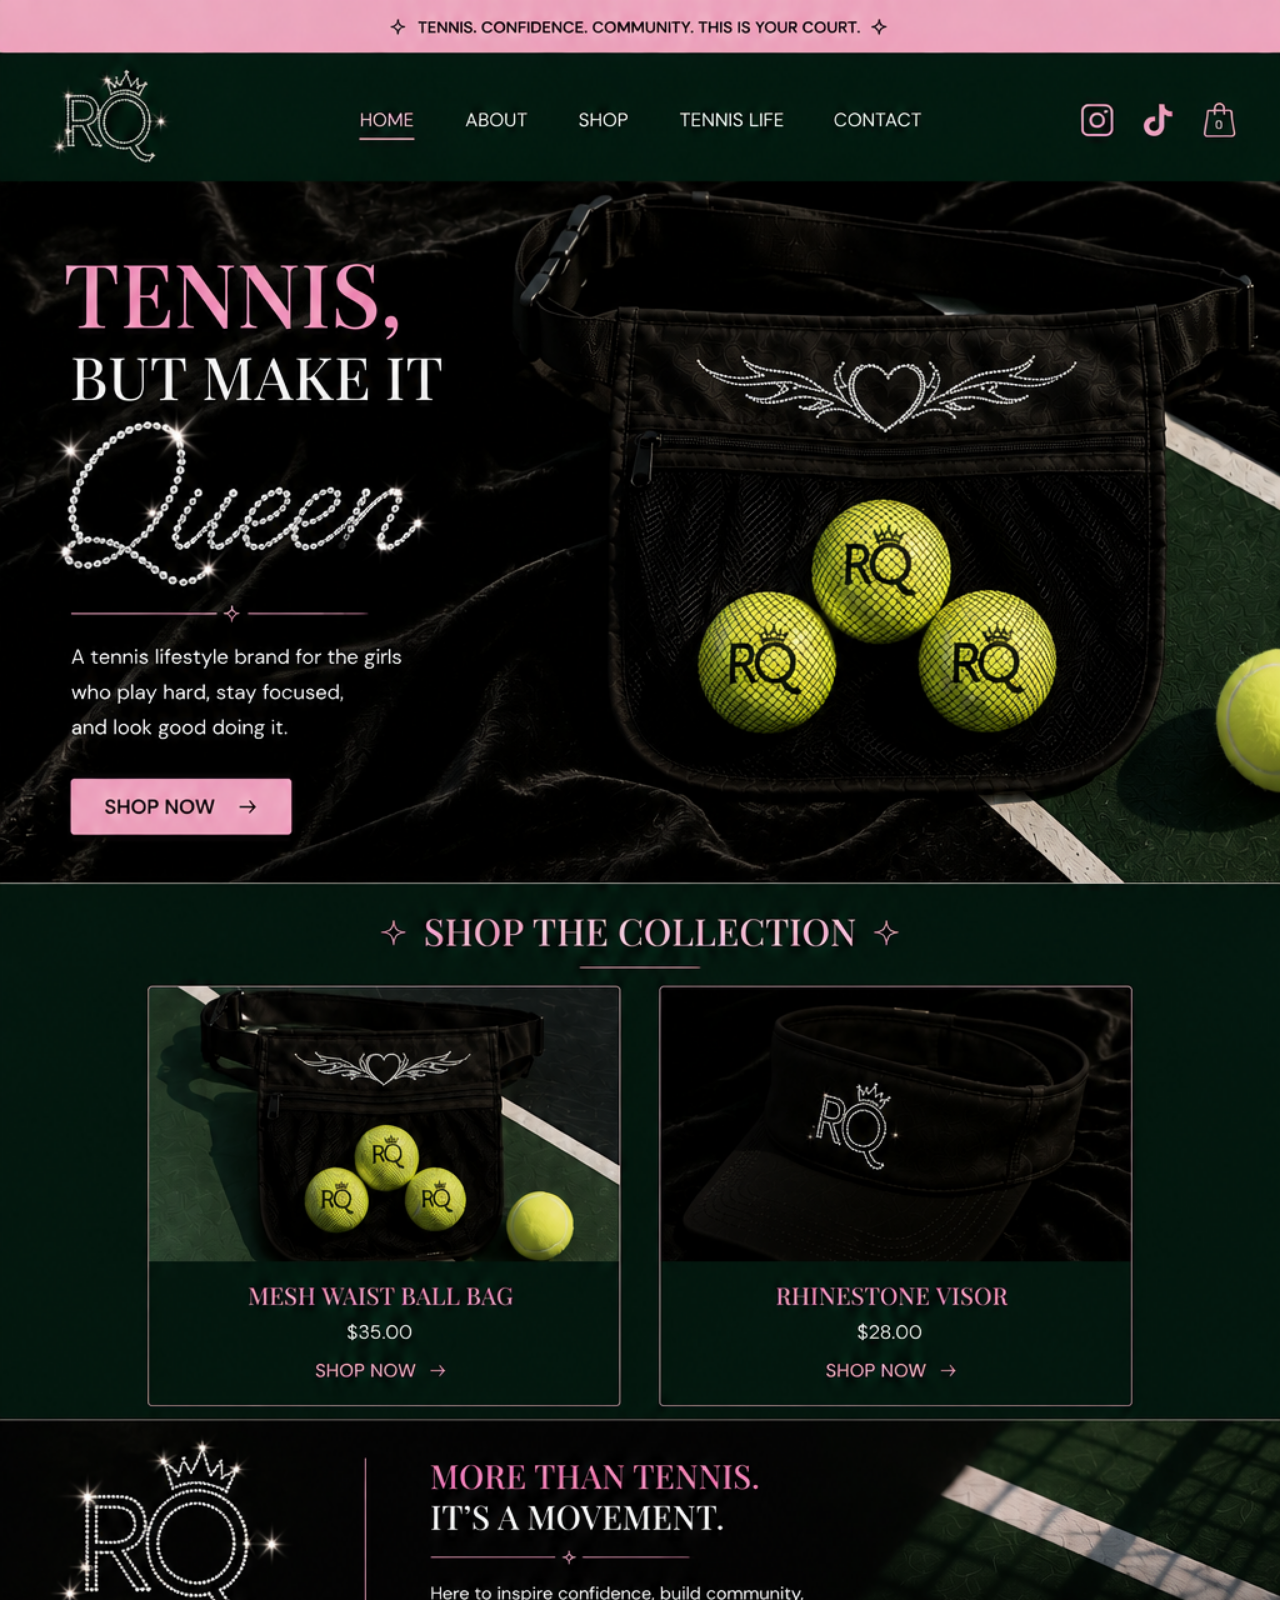
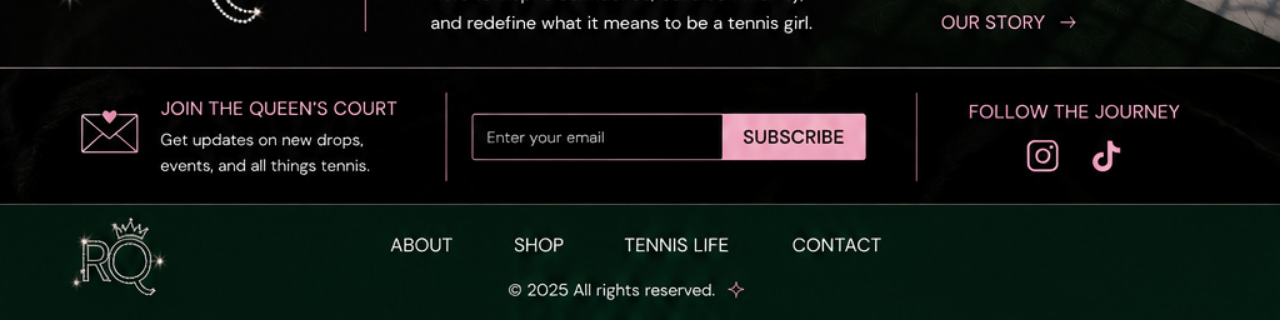
<file: index.html>
<!doctype html>
<html lang="en">
<head>
<meta charset="utf-8">
<meta name="viewport" content="width=device-width,initial-scale=1">
<title>Racket Queen | Tennis, But Make It Queen</title>
<meta name="description" content="Racket Queen tennis lifestyle brand.">
<link rel="stylesheet" href="styles.css">
</head>
<body>
<main class="mockup-shell">
  <img class="mockup" src="assets/approved-homepage.png" alt="Racket Queen homepage">
  <a class="hotspot home" href="index.html" aria-label="Home"></a>
  <a class="hotspot about" href="about.html" aria-label="About"></a>
  <a class="hotspot shop" href="shop.html" aria-label="Shop"></a>
  <a class="hotspot tennis-life" href="journal.html" aria-label="Tennis Life"></a>
  <a class="hotspot contact" href="contact.html" aria-label="Contact"></a>
  <a class="hotspot hero-shop" href="shop.html" aria-label="Shop now"></a>
  <a class="hotspot product-one" href="shop.html" aria-label="Mesh waist ball bag"></a>
  <a class="hotspot product-two" href="shop.html" aria-label="Rhinestone visor"></a>
  <a class="hotspot story" href="about.html" aria-label="Our story"></a>
</main>
</body>
</html>
</file>
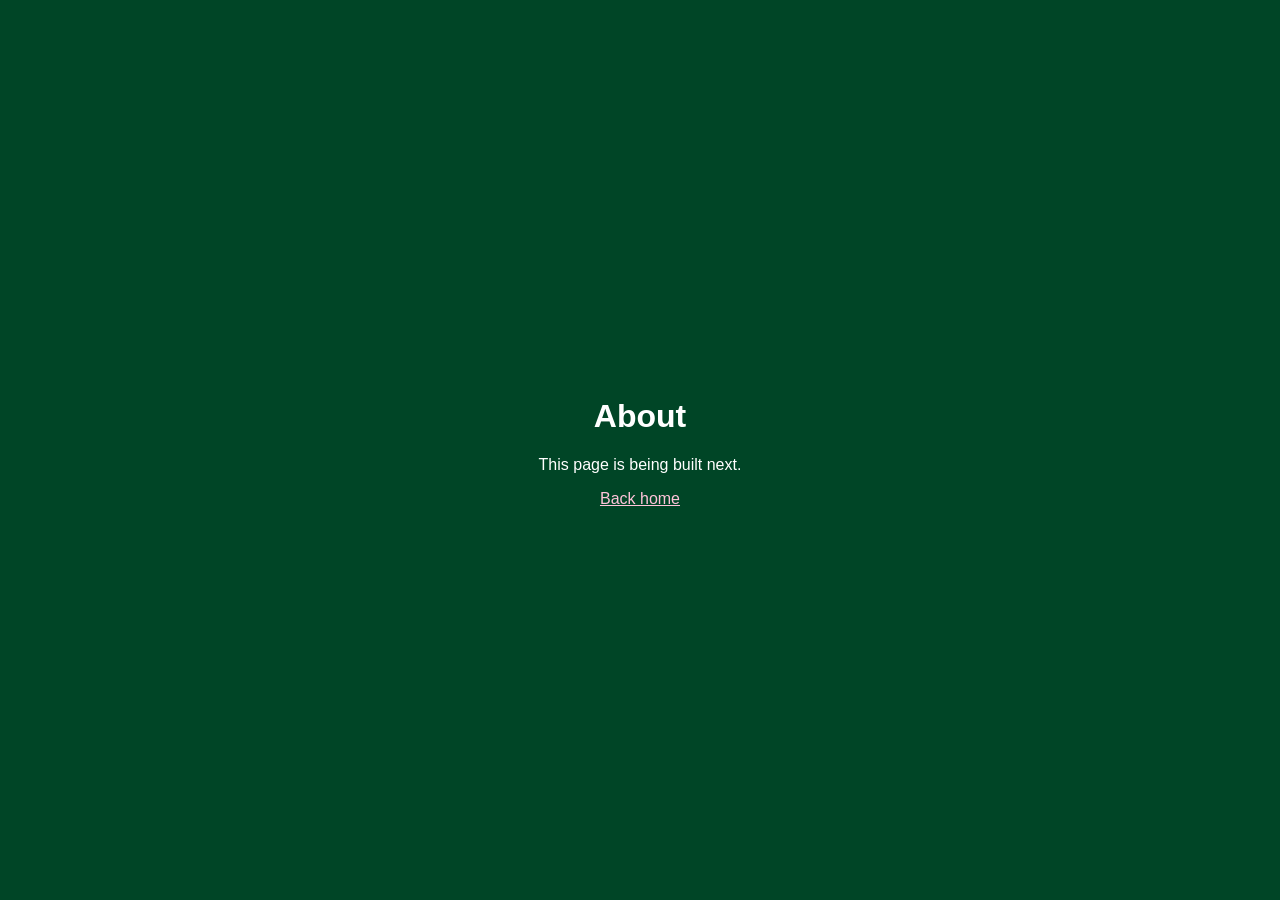
<file: about.html>
<!doctype html><html><head><meta charset="utf-8"><meta name="viewport" content="width=device-width,initial-scale=1"><title>About | Racket Queen</title><style>body{margin:0;background:#004526;color:white;font-family:Arial,sans-serif;display:grid;place-items:center;min-height:100vh;text-align:center}a{color:#FFC4DA}</style></head><body><div><h1>About</h1><p>This page is being built next.</p><p><a href="index.html">Back home</a></p></div></body></html>
</file>
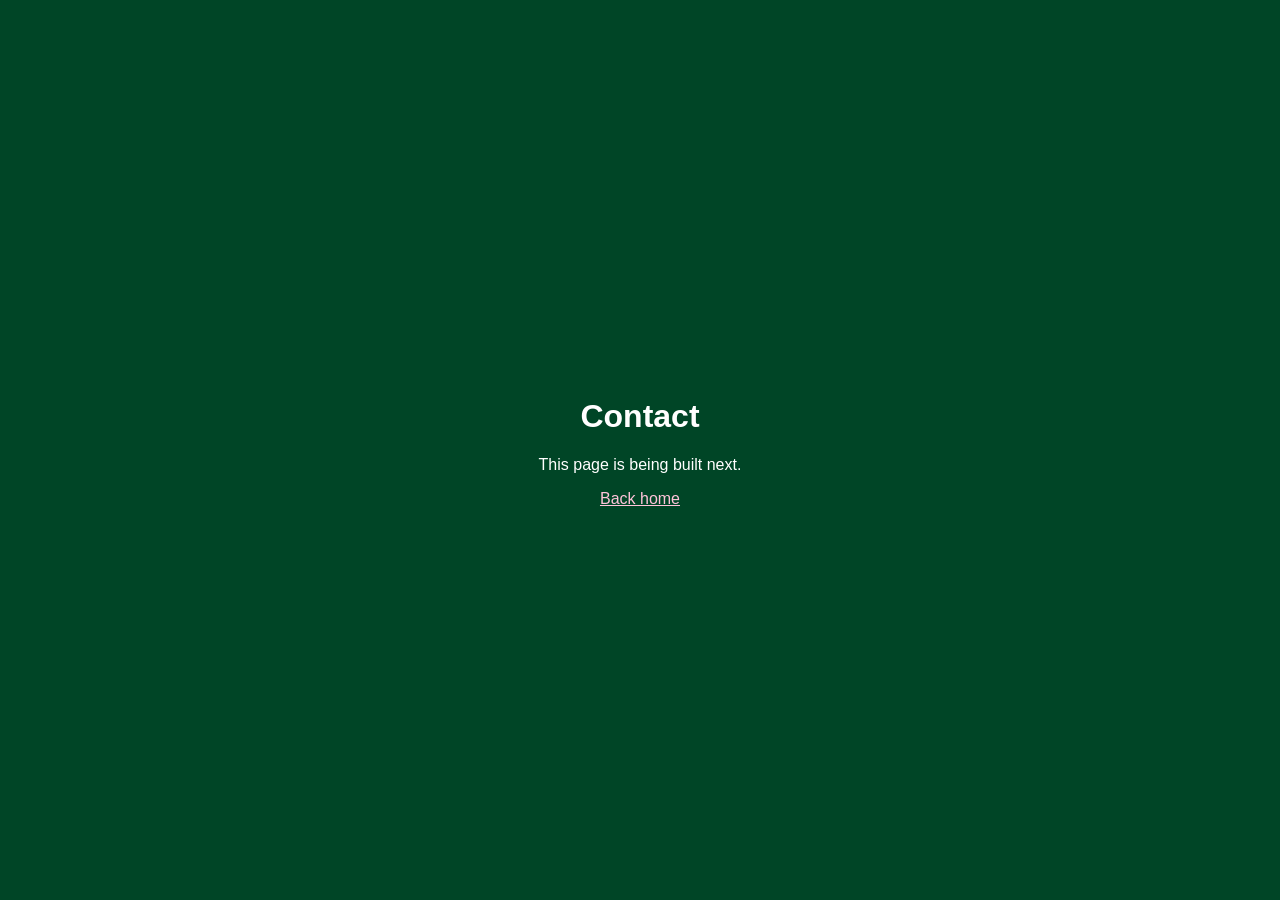
<file: contact.html>
<!doctype html><html><head><meta charset="utf-8"><meta name="viewport" content="width=device-width,initial-scale=1"><title>Contact | Racket Queen</title><style>body{margin:0;background:#004526;color:white;font-family:Arial,sans-serif;display:grid;place-items:center;min-height:100vh;text-align:center}a{color:#FFC4DA}</style></head><body><div><h1>Contact</h1><p>This page is being built next.</p><p><a href="index.html">Back home</a></p></div></body></html>
</file>
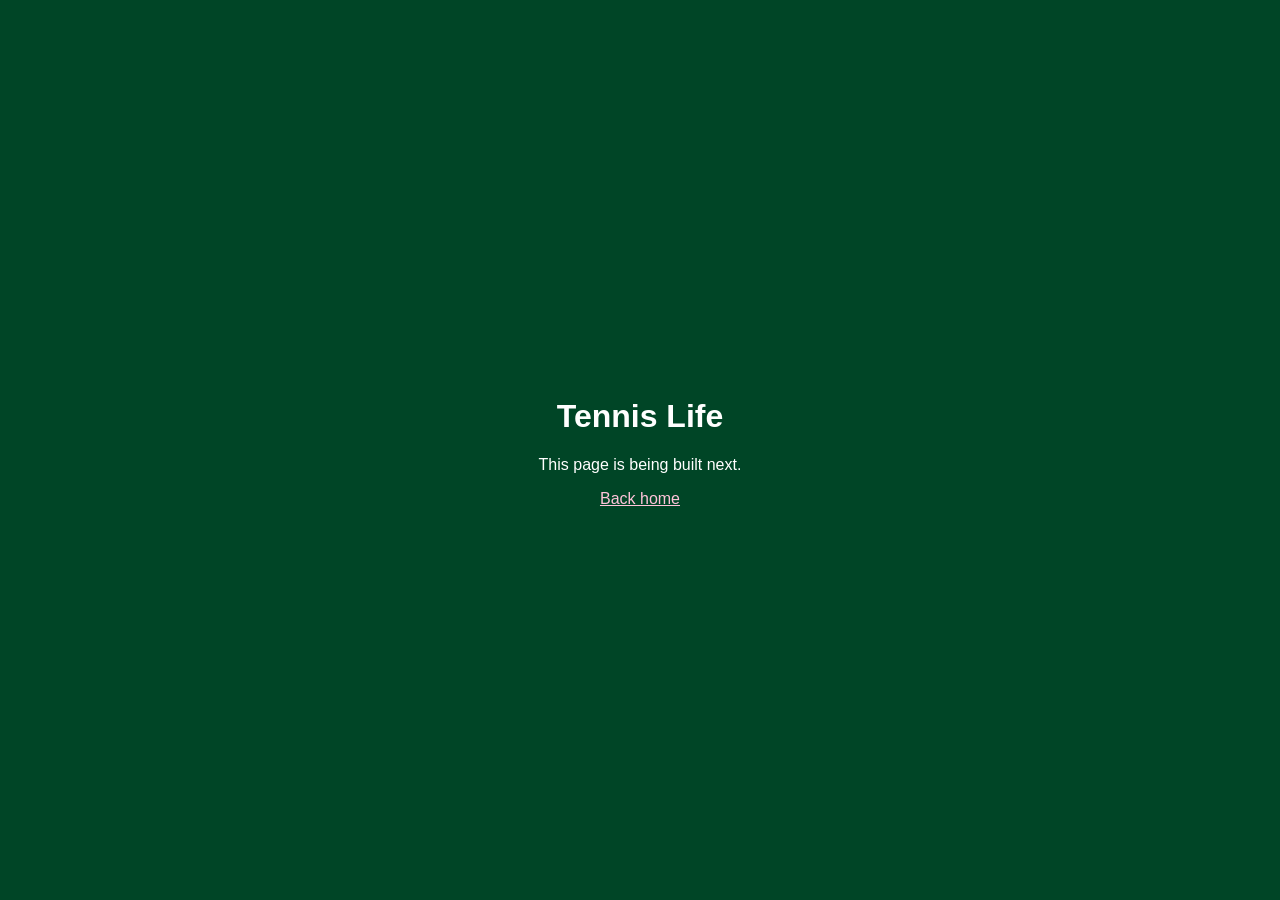
<file: journal.html>
<!doctype html><html><head><meta charset="utf-8"><meta name="viewport" content="width=device-width,initial-scale=1"><title>Tennis Life | Racket Queen</title><style>body{margin:0;background:#004526;color:white;font-family:Arial,sans-serif;display:grid;place-items:center;min-height:100vh;text-align:center}a{color:#FFC4DA}</style></head><body><div><h1>Tennis Life</h1><p>This page is being built next.</p><p><a href="index.html">Back home</a></p></div></body></html>
</file>
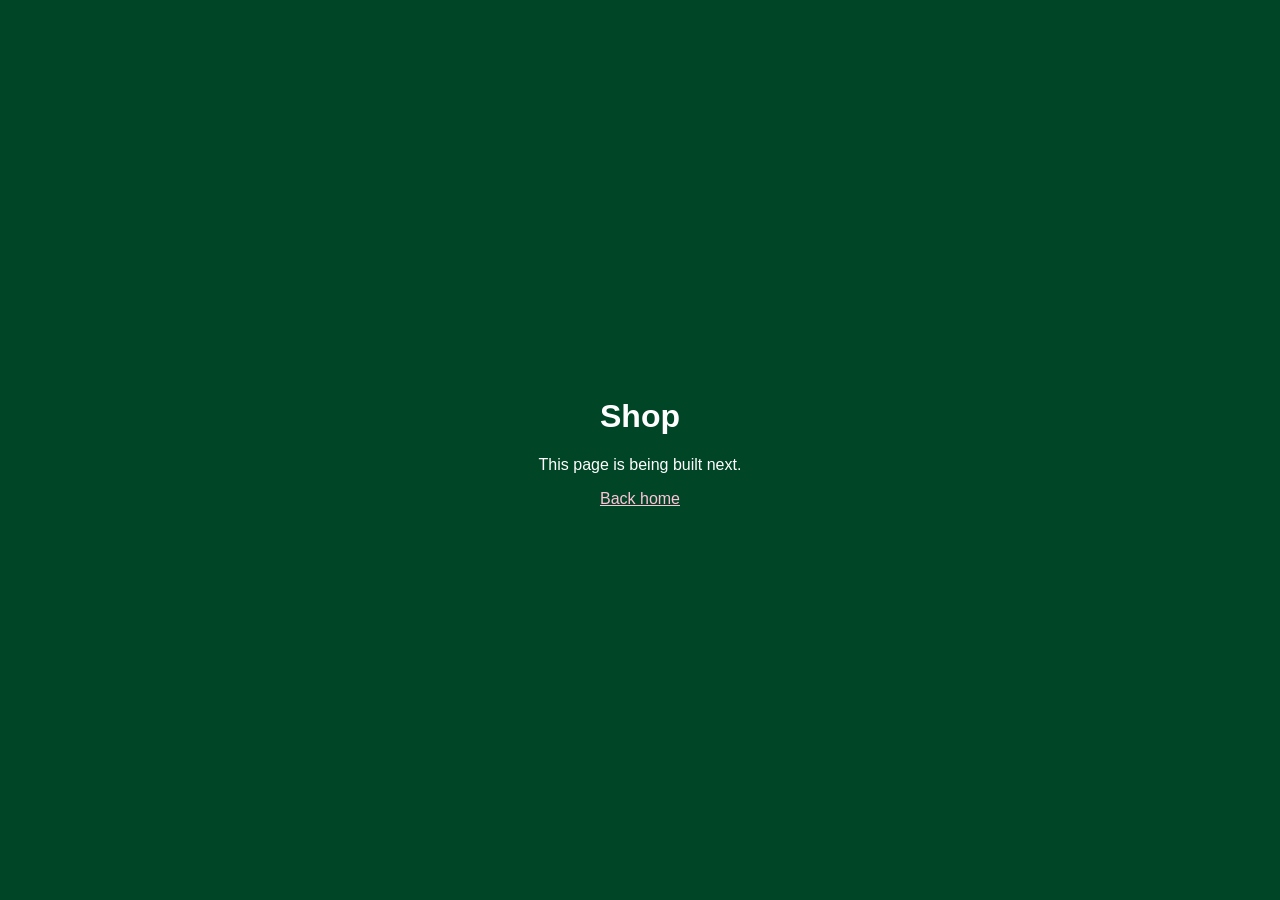
<file: shop.html>
<!doctype html><html><head><meta charset="utf-8"><meta name="viewport" content="width=device-width,initial-scale=1"><title>Shop | Racket Queen</title><style>body{margin:0;background:#004526;color:white;font-family:Arial,sans-serif;display:grid;place-items:center;min-height:100vh;text-align:center}a{color:#FFC4DA}</style></head><body><div><h1>Shop</h1><p>This page is being built next.</p><p><a href="index.html">Back home</a></p></div></body></html>
</file>
<file: styles.css>
html,body{margin:0;background:#001b12}
body{overflow-x:hidden}
.mockup-shell{position:relative;width:min(100vw,1536px);margin:0 auto;line-height:0}
.mockup{display:block;width:100%;height:auto}
.hotspot{position:absolute;display:block}
.home{left:28.2%;top:4.7%;width:7.6%;height:4.8%}
.about{left:37.1%;top:4.7%;width:8%;height:4.8%}
.shop{left:46.7%;top:4.7%;width:6.3%;height:4.8%}
.tennis-life{left:54.9%;top:4.7%;width:11%;height:4.8%}
.contact{left:66.4%;top:4.7%;width:9.2%;height:4.8%}
.hero-shop{left:4.7%;top:39.4%;width:19%;height:5.3%}
.product-one{left:8.3%;top:71.6%;width:24.8%;height:5.9%}
.product-two{left:41.2%;top:71.6%;width:24.8%;height:5.9%}
.story{left:75.2%;top:78.1%;width:18.7%;height:4.8%}
@media(max-width:700px){
  .mockup-shell{width:100vw}
}
</file>
